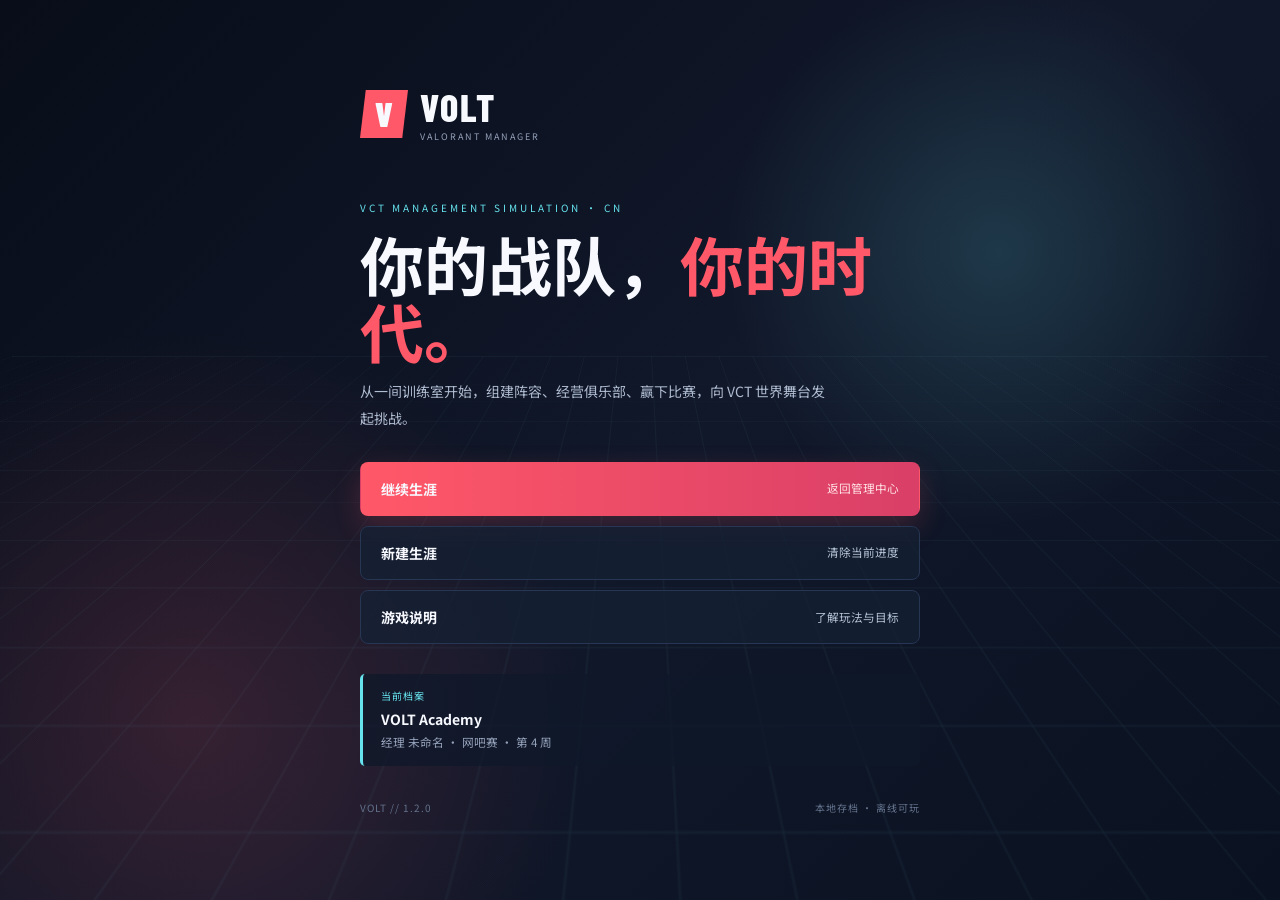
<file: index.html>
<!doctype html>
<html lang="zh-CN">
<head><meta charset="UTF-8"><meta name="viewport" content="width=device-width,initial-scale=1"><meta name="theme-color" content="#080b14"><title>VOLT // 无畏经理人</title><link rel="preconnect" href="https://fonts.googleapis.com" crossorigin><link rel="preconnect" href="https://fonts.gstatic.com" crossorigin><link href="https://fonts.googleapis.com/css2?family=Barlow+Condensed:wght@500;600;700;800&family=Noto+Sans+SC:wght@400;500;700;900&display=swap" rel="stylesheet" media="print" onload="this.media='all'"><noscript><link href="https://fonts.googleapis.com/css2?family=Barlow+Condensed:wght@500;600;700;800&family=Noto+Sans+SC:wght@400;500;700;900&display=swap" rel="stylesheet"></noscript><link rel="stylesheet" href="style.css?v=20260813"></head>
<body><div class="app-shell"><aside class="sidebar"><div class="brand"><div class="brand-mark">V</div><div><b>VOLT</b><span>VALORANT MANAGER</span></div></div><div class="season">VCT 2025 · CN</div><nav id="nav"><button class="active" data-page="dashboard"><i>◈</i> 管理中心</button><button data-page="roster"><i>♙</i> 选手市场</button><button data-page="schedule"><i>◷</i> 赛程与赛事</button><button data-page="tactics"><i>⌁</i> 战术实验室</button><button data-page="club"><i>◇</i> 俱乐部</button><button data-page="academy"><i>✦</i> 青训中心</button><button data-page="finance"><i>◫</i> 财务与赞助</button></nav><div class="side-bottom"><div class="rep"><span>声望等级</span><strong>3</strong><div class="bar"><em></em></div><small>1,240 / 2,000 XP</small></div><div class="user"><div class="avatar">G</div><div><b>经理 Gao</b><small>新秀经理</small></div><span>⚙</span></div></div></aside><main><header><div><span class="eyebrow" id="page-domain">dashboard.volt.gg · MONDAY · WEEK 04</span><h1 id="page-title">管理中心</h1></div><div class="top-actions"><div class="cash">◈ <b id="money">¥ 1,250,000</b><small>运营预算</small></div><button class="icon-btn">⌕</button><button class="notify">♧<sup>3</sup></button></div></header><div id="page" class="content"></div></main></div><div id="toast" class="toast"></div><script src="app.js?v=20260830"></script></body></html>
</file>
<file: style.css>
*{box-sizing:border-box} :root{--bg:#080b14;--panel:#111624;--panel2:#171d2d;--line:#252d40;--text:#f1f3f8;--muted:#8992a8;--red:#ff4655;--cyan:#55d6e8;--yellow:#f6c85f}body{margin:0;background:var(--bg);color:var(--text);font-family:'Noto Sans SC',sans-serif;background-image:linear-gradient(120deg,rgba(255,70,85,.035),transparent 35%),radial-gradient(circle at 80% 10%,#182239 0,transparent 30%)}button{font:inherit;color:inherit;border:0;cursor:pointer}.app-shell{display:flex;min-height:100vh}.sidebar{width:256px;border-right:1px solid var(--line);background:rgba(10,13,23,.92);padding:30px 18px 20px;display:flex;flex-direction:column}.brand{display:flex;gap:12px;align-items:center;padding:0 12px 28px}.brand-mark{width:38px;height:38px;background:var(--red);clip-path:polygon(0 0,100% 0,78% 100%,0 76%);font:800 28px 'Barlow Condensed';display:grid;place-items:center}.brand b{display:block;font:800 26px 'Barlow Condensed';letter-spacing:3px}.brand span{font-size:8px;letter-spacing:1px;color:var(--muted)}.season{font-size:10px;color:var(--red);font-weight:700;letter-spacing:1.2px;padding:0 14px 16px}nav button{display:block;width:100%;text-align:left;background:transparent;color:var(--muted);padding:14px;border-radius:4px;margin:3px 0;font-weight:700;font-size:14px}nav button i{font-style:normal;width:26px;display:inline-block;color:#69738a;font-size:18px}nav button.active,nav button:hover{color:white;background:linear-gradient(90deg,#20283a,transparent)}nav button.active{border-left:2px solid var(--red)}nav button.active i{color:var(--red)}.side-bottom{margin-top:auto}.rep{border-top:1px solid var(--line);padding:18px 12px 20px;color:var(--muted);font-size:11px}.rep strong{float:right;color:white;font-size:20px}.bar{height:5px;background:#252c3b;margin:13px 0 7px}.bar em{display:block;width:62%;height:100%;background:var(--cyan)}.user{border-top:1px solid var(--line);padding:18px 5px 0;display:flex;gap:10px;align-items:center}.avatar{width:34px;height:34px;background:var(--cyan);color:#091018;font-weight:900;display:grid;place-items:center;clip-path:polygon(50% 0,100% 25%,100% 75%,50% 100%,0 75%,0 25%)}.user b{display:block;font-size:12px}.user small{display:block;color:var(--muted);font-size:10px;margin-top:3px}.user>span{margin-left:auto;color:var(--muted)}main{flex:1;max-width:1400px;margin:auto;padding:32px 48px}header{display:flex;justify-content:space-between;align-items:flex-start;margin-bottom:30px}.eyebrow{font:600 11px 'Barlow Condensed';letter-spacing:2px;color:var(--muted)}h1{font-size:29px;margin:5px 0 0;letter-spacing:-1px}.top-actions{display:flex;align-items:center;gap:14px}.cash{border-right:1px solid var(--line);padding-right:20px;color:var(--yellow);font-size:14px}.cash small{display:block;color:var(--muted);font-size:9px;text-align:right;margin-top:3px}.icon-btn,.notify{background:var(--panel);width:40px;height:40px;border:1px solid var(--line);font-size:22px}.notify{position:relative}.notify sup{position:absolute;background:var(--red);font-size:9px;border-radius:10px;padding:2px 5px;top:5px;right:3px}.grid{display:grid;gap:18px}.stats{grid-template-columns:repeat(4,1fr);margin-bottom:26px}.card{background:linear-gradient(135deg,rgba(23,29,45,.98),rgba(15,19,31,.98));border:1px solid var(--line);padding:20px;position:relative;overflow:hidden}.card:after{content:'';position:absolute;width:100px;height:100px;border:1px solid rgba(85,214,232,.08);transform:rotate(35deg);right:-30px;top:-40px}.stat-label{font-size:11px;color:var(--muted)}.stat-value{font:700 28px 'Barlow Condensed';margin:8px 0}.trend{font-size:10px;color:var(--cyan)}.trend.down{color:var(--red)}.columns{grid-template-columns:1.4fr 1fr}.card-head{display:flex;justify-content:space-between;align-items:center;margin-bottom:18px}.card-head h2{font-size:15px;margin:0}.card-head a{font-size:11px;color:var(--cyan);cursor:pointer}.match{display:flex;align-items:center;justify-content:space-between;border-top:1px solid var(--line);padding:16px 0}.match:first-of-type{border:0}.team{display:flex;gap:10px;align-items:center;width:145px}.team.right{justify-content:flex-end;text-align:right}.logo{width:33px;height:33px;background:#283249;display:grid;place-items:center;font:800 15px 'Barlow Condensed';color:var(--cyan)}.team b{font-size:12px;display:block}.team small{color:var(--muted);font-size:9px}.score{text-align:center;font:700 20px 'Barlow Condensed'}.score small{display:block;color:var(--muted);font:10px 'Noto Sans SC';margin-top:2px}.news{padding:12px 0;border-top:1px solid var(--line)}.news:first-of-type{border:0}.tag{font-size:9px;color:var(--red);font-weight:bold}.news b{display:block;font-size:12px;margin:5px 0}.news small{color:var(--muted);font-size:10px}.hero{background:linear-gradient(110deg,#202a42,#141a2a);padding:25px;display:flex;justify-content:space-between;align-items:center;margin-bottom:18px;border-left:3px solid var(--red)}.hero h2{margin:5px 0;font-size:23px}.hero p{color:var(--muted);font-size:12px;margin:8px 0}.btn{background:var(--red);padding:10px 17px;font-weight:700;font-size:12px}.btn.alt{background:#253147}.tabs{display:flex;gap:8px;margin-bottom:18px}.tabs button{background:var(--panel);padding:9px 15px;color:var(--muted);font-size:12px}.tabs button.active{background:var(--red);color:white}.player-grid{grid-template-columns:repeat(3,1fr)}.player{padding:16px}.player-top{display:flex;gap:13px}.portrait{width:54px;height:54px;background:linear-gradient(135deg,#374867,#161d30);display:grid;place-items:center;font:800 24px 'Barlow Condensed';color:#d8e5ff}.player h3{margin:0;font-size:14px}.player small{color:var(--muted);font-size:10px}.role{color:var(--cyan);font-size:10px;margin-top:6px}.player-foot{display:flex;justify-content:space-between;margin-top:16px;padding-top:12px;border-top:1px solid var(--line);font-size:11px}.player-foot span{color:var(--yellow)}.schedule-row{display:grid;grid-template-columns:100px 1fr 140px 90px;align-items:center;border-top:1px solid var(--line);padding:16px 10px;font-size:12px}.schedule-row small,.muted{color:var(--muted)}.badge{padding:4px 8px;background:#24354b;color:var(--cyan);font-size:10px}.wide{grid-column:1/-1}.tactic{display:flex;justify-content:space-between;border-top:1px solid var(--line);padding:15px 0}.tactic b{font-size:13px}.tactic small{display:block;color:var(--muted);font-size:10px;margin-top:4px}.switch{width:38px;height:20px;border-radius:12px;background:#354258;padding:3px}.switch.on{background:var(--cyan)}.switch:after{content:'';display:block;width:14px;height:14px;border-radius:50%;background:white;transition:.2s}.switch.on:after{margin-left:18px}.toast{position:fixed;right:30px;bottom:30px;background:#eafaff;color:#101724;padding:12px 18px;font-size:12px;font-weight:700;transform:translateY(100px);transition:.3s;box-shadow:0 5px 25px #0008}.toast.show{transform:none}@media(max-width:850px){.sidebar{width:65px;padding:20px 8px}.brand{padding:0 5px 25px}.brand>div:last-child,.season,nav button:not(.active)::after,nav button{font-size:0}.brand-mark{margin:auto}.side-bottom{display:none}nav button{text-align:center;padding:14px 0}nav button i{font-size:20px}main{padding:24px 18px}.stats{grid-template-columns:repeat(2,1fr)}.columns,.player-grid{grid-template-columns:1fr}.schedule-row{grid-template-columns:75px 1fr 70px}.schedule-row span:last-child{display:none}}
.inbox-layer{position:fixed;z-index:50;right:28px;top:76px;width:390px;max-width:calc(100vw - 32px);background:#111827;border:1px solid #34405a;box-shadow:0 18px 60px #0009;border-radius:14px;padding:18px;color:#eef2ff}.inbox-head{display:flex;align-items:center;gap:10px;border-bottom:1px solid #29344b;padding-bottom:12px}.inbox-head h2{margin:0;flex:1}.close-inbox{background:none;border:0;color:#9aa7c1;font-size:26px;cursor:pointer}.inbox-count{font-size:12px;color:#9aa7c1;padding:12px 0}.message-item{width:100%;display:flex;text-align:left;gap:10px;padding:12px 4px;background:none;border:0;border-bottom:1px solid #202b40;color:#eef2ff;cursor:pointer}.message-item:hover{background:#19233a}.message-item.read{opacity:.55}.message-dot{width:7px;height:7px;background:#ef465f;border-radius:50%;margin-top:6px;flex:none}.message-item.read .message-dot{background:#58657e}.message-item div{display:grid;gap:4px}.message-item small,.message-item em{color:#9aa7c1;font-style:normal;font-size:12px}.message-item b{font-size:14px}
.match-layer{width:520px;right:50%;top:50%;transform:translate(50%,-50%);max-height:90vh;overflow:auto}.match-scoreboard{display:flex;justify-content:space-between;align-items:center;padding:24px 8px;font-size:14px}.match-scoreboard strong{font-size:34px;color:#ff4655}
.portrait.mini{width:32px;height:32px;font-size:14px;display:flex;align-items:center;justify-content:center;flex:none}
.portrait.mini{width:32px;height:32px;font-size:14px;display:flex;align-items:center;justify-content:center;flex:none}
.portrait.mini{width:32px;height:32px;font-size:14px;display:flex;align-items:center;justify-content:center;flex:none}
.player{position:relative}.potential{margin-left:auto;color:#ffd166;font-weight:900;font-size:18px}.player-data{display:grid;grid-template-columns:repeat(4,1fr);gap:7px;margin:14px 0;padding:10px 0;border-top:1px solid #29344b;border-bottom:1px solid #29344b}.player-data span{font-size:10px;color:#8f9bb5}.player-data b{display:block;color:#eaf0ff;font-size:13px;margin-top:2px}.player-foot{display:flex;align-items:center;justify-content:space-between}
.event-tabs{display:flex;gap:8px;margin:18px 0}.event-tabs button{background:#151d2d;border:1px solid #2d3a55;color:#9eabc4;padding:10px 18px;border-radius:6px;cursor:pointer}.event-tabs button.active{background:#ff4655;color:#fff;border-color:#ff4655}.event-meta,.stand-head,.stand-row{display:grid;grid-template-columns:repeat(4,1fr);gap:12px;padding:12px 0;color:#9eabc4}.stand-head{font-size:11px;border-bottom:1px solid #2d3a55}.stand-row{grid-template-columns:2fr 1fr 1fr;border-bottom:1px solid #202b40;color:#eaf0ff}.stand-row strong{color:#ffcc66}.bracket{grid-template-columns:1fr 1fr}.bracket-match{padding:18px 12px;margin:12px 0;background:#101827;border-left:3px solid #ff4655;display:flex;justify-content:space-between;gap:12px}
.event-tabs{display:flex;gap:8px;margin:18px 0}.event-tabs button{background:#151d2d;border:1px solid #2d3a55;color:#9eabc4;padding:10px 18px;border-radius:6px;cursor:pointer}.event-tabs button.active{background:#ff4655;color:#fff;border-color:#ff4655}.event-meta,.stand-head,.stand-row{display:grid;grid-template-columns:repeat(4,1fr);gap:12px;padding:12px 0;color:#9eabc4}.stand-head{font-size:11px;border-bottom:1px solid #2d3a55}.stand-row{grid-template-columns:2fr 1fr 1fr;border-bottom:1px solid #202b40;color:#eaf0ff}.stand-row strong{color:#ffcc66}.bracket{grid-template-columns:1fr 1fr}.bracket-match{padding:18px 12px;margin:12px 0;background:#101827;border-left:3px solid #ff4655;display:flex;justify-content:space-between;gap:12px}
.global-events{border-color:rgba(255,185,72,.35)}
.global-fixture{border-left:2px solid #ffb848}
.global-fixture em{color:#ffcf78}
.event-meta{display:flex;gap:12px;flex-wrap:wrap;margin:10px 0 16px;color:#9aa6b8;font-size:12px}
.grid-3{display:grid;grid-template-columns:repeat(3,1fr);gap:12px;margin:12px 0}.grid-3>div,.sponsor-list>div{padding:14px;background:#101821;border:1px solid #263746;border-radius:8px}.facility-mini{display:flex;gap:12px;flex-wrap:wrap;margin-top:14px}.facility-mini>span{padding:10px 12px;background:#111c26;border-radius:6px}.sponsor-list{display:grid;grid-template-columns:repeat(3,1fr);gap:12px}.sponsor-list small{display:block;color:#9aa6b8;margin:8px 0}@media(max-width:700px){.grid-3,.sponsor-list{grid-template-columns:1fr}}
.economy-bar{display:flex;align-items:center;gap:14px;flex-wrap:wrap;margin-top:16px;padding:12px;background:#111c26;border-radius:8px}.economy-bar input{accent-color:#ffb848;flex:1;min-width:160px}.economy-bar label{color:#d8e0ea}
.match-detail{margin-top:14px;padding-top:14px;border-top:1px solid #2a3b4c}.detail-grid{display:grid;grid-template-columns:repeat(4,1fr);gap:10px}.detail-grid>div{padding:11px;background:#101a24;border:1px solid #2a3b4c;border-radius:7px}.detail-grid small,.detail-grid span{display:block;color:#8d9aaa;font-size:11px}.detail-grid b{display:block;margin:6px 0;color:#f4f7fb}.match-actions,.round-stats{display:flex;align-items:center;gap:12px;flex-wrap:wrap;margin-top:12px}.round-stats span{padding:6px 10px;background:#111c26;border-radius:5px;color:#bdc8d4}@media(max-width:700px){.detail-grid{grid-template-columns:repeat(2,1fr)}}
.coaching-dept{border-color:rgba(110,180,255,.35)}.coach-grid{display:grid;grid-template-columns:repeat(3,1fr);gap:12px;margin:14px 0}.coach-card{display:flex;flex-direction:column;gap:7px;padding:14px;background:#101a24;border:1px solid #2b455c;border-radius:8px}.coach-card strong{color:#f3f7fb;font-size:16px}.coach-card small{color:#9baabd;font-size:12px}.coach-plans{display:flex;gap:10px;align-items:center;flex-wrap:wrap;padding-top:12px;border-top:1px solid #263746}.btn.danger{background:#3b2028;color:#ffb4bf}@media(max-width:700px){.coach-grid{grid-template-columns:1fr}}
.bp-state{display:grid;grid-template-columns:1fr 1fr;gap:12px;margin:12px 0}.bp-state>div{padding:12px;background:#111c26;border-radius:7px}.bp-state b,.bp-state span{display:block}.bp-state span{color:#ffbf63;margin-top:5px}.map-grid{display:flex;gap:8px;flex-wrap:wrap;margin:12px 0}.map-btn{padding:10px 14px;background:#182534;color:#e7edf5;border:1px solid #36506a;border-radius:6px;cursor:pointer}.map-btn:hover{border-color:#ffb848}.map-btn small{display:block;color:#9aa6b8;margin-top:3px}.skill-bars{display:grid;gap:9px;margin:12px 0}.skill-bars>div{display:grid;grid-template-columns:80px 1fr 35px;gap:10px;align-items:center}.skill-bars i{height:8px;background:#263746;border-radius:8px;overflow:hidden}.skill-bars em{display:block;height:100%;background:linear-gradient(90deg,#ff9e45,#ffd36b)}.training-actions{display:flex;gap:8px;flex-wrap:wrap}@media(max-width:700px){.bp-state{grid-template-columns:1fr}}
/* Guided dashboard hierarchy */
.guide-next{border:1px solid rgba(255,70,85,.55);background:linear-gradient(110deg,#2a2230,#171d2c);margin-bottom:18px}.guide-next-label{font-size:11px;color:var(--red);font-weight:800;letter-spacing:1.5px;text-transform:uppercase;margin-bottom:12px}.guide-next-main{display:flex;align-items:center;gap:16px}.guide-next-main h2{margin:0 0 5px;font-size:20px}.guide-next-main p{margin:0;color:var(--muted);font-size:12px}.guide-next-main>div:nth-child(2){flex:1}.guide-number{width:42px;height:42px;background:var(--red);display:grid;place-items:center;font:800 25px 'Barlow Condensed';clip-path:polygon(12% 0,100% 0,88% 100%,0 100%)}.guide-flow{background:#101725;border:1px solid var(--line);padding:16px 20px;margin-bottom:18px}.guide-flow-title{font-size:11px;color:var(--muted);margin-bottom:12px}.guide-flow-steps{display:grid;grid-template-columns:repeat(4,1fr);gap:8px}.guide-flow-steps div{padding:10px;background:#1b2434;color:var(--muted);font-size:11px;border-left:2px solid #354258}.guide-flow-steps .done{color:var(--cyan);border-left-color:var(--cyan)}.guide-small-value{font-size:21px}.guide-help{margin-top:18px}.guide-links{display:flex;gap:10px;flex-wrap:wrap}.guide-links button{background:#202c40;color:#cbd5e5;padding:10px 15px;font-size:12px;border:1px solid #354258}.guide-links button:hover{border-color:var(--cyan);color:white}@media(max-width:700px){.guide-next-main{align-items:flex-start;flex-wrap:wrap}.guide-next-main .btn{margin-left:58px}.guide-flow-steps{grid-template-columns:1fr 1fr}}.weekly-objective{margin-bottom:18px;border-color:rgba(85,214,232,.3)}.objective-choices{display:grid;grid-template-columns:repeat(3,1fr);gap:10px}.objective-choices button{background:#182337;border:1px solid #30415a;text-align:left;padding:14px;min-height:76px}.objective-choices button:hover{border-color:var(--cyan);background:#202e45}.objective-choices b,.objective-choices small{display:block}.objective-choices b{font-size:13px}.objective-choices small{color:var(--muted);font-size:10px;margin-top:8px}.objective-current{display:flex;justify-content:space-between;align-items:center;gap:15px}.objective-current b,.objective-current small{display:block}.objective-current small{color:var(--muted);font-size:11px;margin-top:5px}.objective-current strong{font:700 22px 'Barlow Condensed';color:var(--cyan);white-space:nowrap}.objective-bar{margin:15px 0;height:8px}.objective-bar em{background:linear-gradient(90deg,var(--cyan),#9effe9)}@media(max-width:700px){.objective-choices{grid-template-columns:1fr}.objective-current{align-items:flex-start;flex-direction:column}.objective-current strong{align-self:flex-end}}.club-event{border-color:rgba(255,185,72,.4);margin-bottom:18px}.club-event h3{margin:8px 0 5px;font-size:18px}.event-choices{display:grid;grid-template-columns:1fr 1fr;gap:10px;margin-top:15px}.event-choices button{padding:14px;text-align:left;background:#1c2838;border:1px solid #3b4c62}.event-choices button:hover{border-color:#ffb848;background:#29374a}.event-choices b,.event-choices small,.event-result small{display:block}.event-choices small,.event-result small{color:var(--muted);font-size:10px;margin-top:6px}.event-result{padding:14px;background:#192737;border-left:3px solid var(--cyan);font-size:13px}.milestone-panel{margin-bottom:18px}.milestone-row{display:flex;align-items:center;gap:14px;padding:12px 0;border-top:1px solid var(--line)}.milestone-row>div{flex:1}.milestone-row b,.milestone-row small{display:block}.milestone-row small{color:var(--muted);font-size:10px;margin-top:4px}.milestone-row>span{font-size:11px;color:var(--yellow)}.milestone-row.claimed>span{color:var(--cyan)}@media(max-width:700px){.event-choices{grid-template-columns:1fr}.milestone-row{align-items:flex-start;flex-wrap:wrap}.milestone-row .btn{margin-left:auto}}/* VOLT UI refresh: clearer hierarchy, softer surfaces, stronger action focus. */
:root{--bg:#0b1020;--panel:#121a2b;--panel2:#182238;--line:#263653;--text:#f7f9ff;--muted:#94a1ba;--red:#ff5868;--cyan:#67e3ee;--yellow:#ffd166;--green:#72e2a1;--shadow:0 18px 55px rgba(0,0,0,.22)}
body{background-color:var(--bg);background-image:radial-gradient(circle at 72% -10%,rgba(91,135,255,.18),transparent 32%),linear-gradient(135deg,rgba(255,88,104,.045),transparent 28%);font-size:14px}
.app-shell{min-height:100vh}.sidebar{width:276px;padding:28px 16px 22px;background:rgba(9,14,27,.88);border-right:1px solid rgba(105,135,190,.18);backdrop-filter:blur(18px)}
.brand{padding:0 14px 22px}.brand-mark{width:42px;height:42px;box-shadow:0 8px 24px rgba(255,88,104,.3)}.brand b{font-size:29px}.brand span{font-size:9px;color:#9ba9c4}.season{margin:0 10px 16px;padding:9px 11px;background:rgba(255,88,104,.08);border:1px solid rgba(255,88,104,.18);border-radius:8px;font-size:10px}
nav{display:grid;gap:4px}nav button{padding:13px 14px;border-radius:9px;margin:0;font-size:13px;transition:.18s ease}nav button:hover{background:rgba(105,135,190,.12);transform:translateX(2px)}nav button.active{background:linear-gradient(90deg,rgba(255,88,104,.19),rgba(255,88,104,.035));border-left:3px solid var(--red);padding-left:11px;box-shadow:inset 0 0 22px rgba(255,88,104,.04)}nav button i{color:#8290aa}nav button.active i{color:var(--red)}
.rep{margin:20px 10px 0;padding:16px 0 18px}.user{padding:16px 10px 0}.avatar{box-shadow:0 0 0 4px rgba(103,227,238,.1)}
main{max-width:1500px;padding:36px 58px}header{margin-bottom:28px;align-items:center}.eyebrow{font-size:10px;color:#7e8eab;letter-spacing:2.2px}h1{font-size:34px;line-height:1.1;margin-top:8px}.cash{padding:11px 20px;background:rgba(255,209,102,.07);border:1px solid rgba(255,209,102,.16);border-radius:10px;border-right:1px solid rgba(255,209,102,.16)}.icon-btn,.notify{border-radius:10px;background:rgba(22,32,52,.86);border-color:var(--line);transition:.18s}.icon-btn:hover,.notify:hover{border-color:var(--cyan);color:var(--cyan)}
.content{animation:pageIn .25s ease-out}@keyframes pageIn{from{opacity:0;transform:translateY(5px)}to{opacity:1;transform:none}}
.hero{border-radius:14px;padding:28px 30px;margin-bottom:20px;border-left:4px solid var(--red);box-shadow:var(--shadow);background:linear-gradient(115deg,rgba(43,55,91,.96),rgba(19,27,46,.96))}.hero h2{font-size:27px;margin:8px 0}.hero p{font-size:13px}.btn{border-radius:8px;padding:11px 18px;box-shadow:0 7px 18px rgba(255,88,104,.16);transition:.18s}.btn:hover{filter:brightness(1.1);transform:translateY(-1px)}.btn.alt{background:#253650;box-shadow:none}.card{border-radius:12px;padding:22px;background:linear-gradient(145deg,rgba(23,34,56,.92),rgba(15,23,40,.94));border-color:rgba(109,140,194,.2);box-shadow:0 8px 30px rgba(0,0,0,.12)}.card:after{opacity:.65}.card-head{margin-bottom:20px}.card-head h2{font-size:16px}.stats{gap:14px;margin-bottom:22px}.stat-value{font-size:31px}.stat-label{letter-spacing:.3px}.columns{gap:16px}.match{padding:18px 0}.news{padding:14px 0}.badge{border-radius:5px;padding:5px 9px;background:rgba(103,227,238,.1);border:1px solid rgba(103,227,238,.16)}.tag{letter-spacing:.7px}.tactic{padding:16px 0}.switch{cursor:pointer}.guide-next{box-shadow:0 12px 38px rgba(255,88,104,.12)}.guide-flow,.weekly-objective,.club-event,.milestone-panel{border-radius:12px}.guide-links button,.objective-choices button,.event-choices button{border-radius:8px;transition:.18s}.guide-links button:hover,.objective-choices button:hover,.event-choices button:hover{transform:translateY(-1px)}
.search{background:#0e1728!important;color:var(--text);border:1px solid var(--line);border-radius:8px;padding:10px 12px;outline:none}.search:focus{border-color:var(--cyan);box-shadow:0 0 0 3px rgba(103,227,238,.1)}.schedule-row{padding:17px 12px;border-color:rgba(109,140,194,.16)}.player{transition:.18s}.player:hover{transform:translateY(-3px);border-color:rgba(103,227,238,.42);box-shadow:var(--shadow)}.toast{right:32px;bottom:28px;border-radius:9px;background:#effcff;color:#101827}
@media(max-width:850px){.sidebar{width:76px}.brand{padding-left:0;padding-right:0}.brand-mark{width:40px;height:40px}.season,nav button:not(.active)::after,.side-bottom{display:none}nav button{font-size:0;text-align:center;padding:14px 0}nav button i{font-size:21px}nav button.active{padding-left:0}main{padding:24px 20px}header{margin-bottom:22px}.top-actions .cash{display:none}}
@media(max-width:560px){main{padding:20px 14px}header{align-items:flex-start}h1{font-size:27px}.hero{padding:22px 20px}.hero>div{max-width:100%}.hero .btn{margin-top:15px}.guide-next-main .btn{width:100%;margin-left:0}.grid.stats{grid-template-columns:1fr 1fr}.card{padding:18px}.top-actions{gap:7px}}
.clean-nav-note{font-size:10px;color:var(--muted);padding:12px 14px;border-top:1px solid var(--line)}.club-event,.milestone-panel{scroll-margin-top:20px}.cleaned-empty{padding:20px;text-align:center;color:var(--muted)}.progression-market-note{margin:12px 0;padding:11px 14px;border-left:3px solid var(--yellow);background:rgba(255,209,102,.07);color:var(--muted);font-size:12px}.progression-card{border-left:3px solid var(--cyan)}.progression-market-note{line-height:1.7}.player .player-top h3{letter-spacing:.2px}.player .role{font-size:10px;color:var(--cyan)}.transfer-price{color:var(--yellow);font-weight:700}.progression-card{border-left:3px solid var(--cyan)}
.random-incident{border-left:3px solid #ffb948}.random-incident h3{margin:10px 0 6px;color:var(--text)}
.user{cursor:pointer}.user .profile-settings{margin-left:auto;border:0;background:transparent;color:var(--muted);font-size:18px;cursor:pointer;padding:6px}.user .profile-settings:hover{color:var(--cyan)}.settings-overlay{position:fixed;inset:0;background:rgba(3,6,14,.76);backdrop-filter:blur(5px);display:flex;align-items:center;justify-content:center;padding:20px;z-index:1000}.settings-modal{width:min(440px,100%);box-shadow:0 24px 80px rgba(0,0,0,.45)}.settings-modal label{display:block;margin:14px 0 6px;color:var(--muted);font-size:13px}.settings-modal input{display:block;width:100%;box-sizing:border-box;margin-top:6px;padding:11px 12px;border:1px solid rgba(255,255,255,.12);border-radius:8px;background:#101624;color:var(--text)}.settings-actions{display:flex;justify-content:flex-end;gap:8px;margin-top:20px}
.coach-effects{display:flex;gap:10px;flex-wrap:wrap;margin:14px 0}.coach-effects span{padding:7px 10px;border-radius:6px;background:rgba(85,214,232,.08);color:var(--cyan);font-size:12px}.coach-card-top{display:flex;justify-content:space-between;align-items:center}.team-data-grid{display:grid;grid-template-columns:repeat(4,1fr);gap:10px;margin:14px 0}.team-data-grid>div{padding:14px;background:rgba(255,255,255,.035);border-radius:8px}.team-data-grid small,.team-data-grid strong{display:block}.team-data-grid strong{font-size:26px;margin-top:6px;color:var(--cyan)}.player-summary-row{display:grid;grid-template-columns:2fr repeat(3,1fr);gap:12px;align-items:center;padding:11px 0;border-top:1px solid rgba(255,255,255,.07)}.player-summary-row small{display:block;color:var(--muted);margin-top:4px}@media(max-width:700px){.team-data-grid{grid-template-columns:repeat(2,1fr)}.player-summary-row{grid-template-columns:1fr 1fr}.player-summary-row span:nth-last-child(-n+2){font-size:12px}}
/* Layout refinement: clearer hierarchy, denser desktop cards and safer mobile spacing. */
:root{--content-max:1480px}
main{min-width:0;overflow:hidden}.content{width:100%;max-width:var(--content-max);box-sizing:border-box;margin:0 auto;padding-bottom:48px}.content>.hero{min-height:126px;box-sizing:border-box}.card{border-radius:10px;box-shadow:0 8px 24px rgba(0,0,0,.12)}.card-head{gap:14px}.card-head h2{letter-spacing:.02em}.hero .btn{flex:none}.stats{gap:14px}.stats .card{min-width:0}.columns{align-items:start}.player-grid{grid-template-columns:repeat(4,minmax(0,1fr));gap:14px}.player.card{min-width:0;padding:16px}.player-top{display:flex;gap:12px;min-height:58px}.player-top>div:last-child{min-width:0}.player-top h3{white-space:nowrap;overflow:hidden;text-overflow:ellipsis}.player-foot{gap:10px;align-items:center}.player-foot>span{min-width:0;line-height:1.45}.player-foot .btn{white-space:nowrap;padding:8px 10px}.coach-grid{grid-template-columns:repeat(3,minmax(0,1fr));align-items:stretch}.coach-card{min-width:0}.coach-plans{display:flex;align-items:center;gap:10px;flex-wrap:wrap;padding-top:14px;border-top:1px solid var(--line)}.coach-plans b{width:100%}.coach-plans .muted{margin-left:auto}.team-data-grid{grid-template-columns:repeat(4,minmax(0,1fr))}.player-stat-panel{border-radius:8px;margin:12px 0;padding:14px;background:rgba(10,16,27,.52);border:1px solid rgba(255,255,255,.08)}.player-stat-head{gap:14px}.player-summary-row{min-width:0}.player-summary-row>div{min-width:0}.player-summary-row b,.player-summary-row small{white-space:nowrap;overflow:hidden;text-overflow:ellipsis}.detailed-training-panel,.training-player-row{min-width:0}.training-player-row{display:flex;gap:14px;align-items:center;justify-content:space-between}.training-player-row>div:first-child{min-width:150px}.training-actions{display:flex;justify-content:flex-end;gap:6px;flex-wrap:wrap}.tabs{align-items:center;flex-wrap:wrap}.tabs .search{flex:1 1 240px;min-width:180px}.schedule-row{gap:12px}.event-meta{flex-wrap:wrap}.event-meta span{min-width:0}.settings-modal{border-radius:12px}
@media(max-width:1200px){.player-grid{grid-template-columns:repeat(3,minmax(0,1fr))}.content{padding-left:4px;padding-right:4px}.stats{grid-template-columns:repeat(2,minmax(0,1fr))}}
@media(max-width:860px){.app-shell{display:block}.sidebar{width:auto;height:auto;min-height:0;padding:12px 14px;position:sticky;top:0;z-index:50;border-right:0;border-bottom:1px solid var(--line)}.sidebar .brand{display:none}.sidebar .season{display:none}.sidebar nav{display:flex;gap:6px;overflow-x:auto;padding:2px 0 8px}.sidebar nav button{white-space:nowrap;flex:none;padding:9px 11px}.side-bottom{display:none}main{width:100%}header{padding:18px 16px 0;margin-bottom:18px}.content{padding:0 16px 36px}.hero{padding:20px;align-items:flex-start;gap:16px}.hero .btn{align-self:center}.columns{grid-template-columns:1fr}.player-grid{grid-template-columns:repeat(2,minmax(0,1fr))}.coach-grid{grid-template-columns:1fr 1fr}.team-data-grid{grid-template-columns:repeat(2,minmax(0,1fr))}}
@media(max-width:560px){header{padding:14px 12px 0}header h1{font-size:22px}.top-actions .icon-btn,.top-actions .notify{display:none}.cash{font-size:12px}.content{padding:0 12px 28px}.content>.hero{display:block;min-height:0}.hero h2{font-size:21px}.hero .btn{margin-top:12px;width:100%}.stats{grid-template-columns:1fr;gap:10px}.card{padding:15px}.player-grid{grid-template-columns:1fr}.player.card{padding:14px}.coach-grid{grid-template-columns:1fr}.coach-effects{gap:6px}.coach-effects span{font-size:11px}.coach-plans{display:grid;grid-template-columns:1fr}.coach-plans .muted{margin-left:0}.team-data-grid{gap:8px}.team-data-grid>div{padding:11px}.team-data-grid strong{font-size:22px}.player-summary-row{grid-template-columns:1fr 1fr;gap:8px}.player-summary-row span{font-size:12px}.training-player-row{display:block}.training-actions{justify-content:flex-start;margin-top:10px}.training-actions .btn{flex:1 1 calc(50% - 6px)}.schedule-row{grid-template-columns:62px 1fr 60px!important;padding:12px 4px;font-size:11px}.event-choices{grid-template-columns:1fr}.tabs button{padding:8px 10px}.event-meta{display:grid;grid-template-columns:1fr 1fr}.settings-overlay{padding:12px}.settings-modal{max-height:90vh;overflow:auto}}
.inbox-layer{position:fixed;top:72px;right:24px;width:min(430px,calc(100vw - 32px));max-height:min(650px,calc(100vh - 96px));overflow:auto;z-index:900;background:#111827;border:1px solid #30405b;border-radius:12px;box-shadow:0 20px 60px rgba(0,0,0,.45)}.inbox-head{position:sticky;top:0;z-index:1;display:flex;align-items:center;gap:8px;padding:16px;background:#172237;border-bottom:1px solid var(--line)}.inbox-head h2{margin:0 0 0 2px;font-size:17px;flex:1}.inbox-count{padding:11px 16px;color:var(--muted);font-size:12px}.inbox-list{padding:0 10px 10px}.message-item{width:100%;display:flex;gap:10px;text-align:left;padding:12px 9px;background:transparent;border:0;border-top:1px solid rgba(255,255,255,.07);color:var(--text);cursor:pointer}.message-item:hover{background:rgba(85,214,232,.06)}.message-item>div{display:grid;gap:4px;min-width:0}.message-item b,.message-item small,.message-item em{overflow:hidden;text-overflow:ellipsis}.message-item small{color:#b5c0d2;white-space:normal;line-height:1.45}.message-item em{color:var(--muted);font-size:11px;font-style:normal}.message-dot{width:7px;height:7px;flex:none;margin-top:6px;border-radius:50%;background:var(--red)}.message-item.read .message-dot{background:#536075}.message-item.read b,.message-item.read small{color:#8490a5}.close-inbox{border:0;background:transparent;color:var(--muted);font-size:22px;cursor:pointer;padding:0 4px}.notify{position:relative}.notify sup{position:absolute;top:-5px;right:-5px;min-width:16px;height:16px;padding:0 3px;border-radius:9px;background:var(--red);color:white;font-size:10px;line-height:16px;text-align:center}@media(max-width:560px){.inbox-layer{top:62px;right:12px;width:calc(100vw - 24px);max-height:calc(100vh - 76px)}}
.story-auto-panel{margin-top:18px}.story-current{padding:18px;background:linear-gradient(135deg,rgba(255,70,85,.12),rgba(85,214,232,.06));border-left:3px solid var(--red);border-radius:6px}.story-current p{margin:10px 0 0;line-height:1.8;color:#dce5f5}.story-timeline{display:grid;grid-template-columns:repeat(4,1fr);gap:10px;margin-top:12px}.story-timeline>div{padding:12px;background:rgba(8,14,24,.55);border:1px solid var(--line);border-radius:6px}.story-timeline b,.story-timeline small{display:block}.story-timeline b{font-size:12px}.story-timeline small{margin-top:6px;color:var(--muted);line-height:1.5}@media(max-width:860px){.story-timeline{grid-template-columns:repeat(2,1fr)}}@media(max-width:560px){.story-timeline{grid-template-columns:1fr}}
.content-expansion-grid{margin-top:18px}.content-goal-row{display:grid;grid-template-columns:1fr 42px;gap:7px;align-items:center;padding:12px 0;border-top:1px solid var(--line)}.content-goal-row .bar{grid-column:1/-1}.content-goal-row span{font-size:12px}.content-goal-row b{text-align:right;color:var(--cyan)}.content-rival{display:flex;justify-content:space-between;align-items:center;gap:10px;padding:13px 0;border-top:1px solid var(--line)}.content-rival>div{min-width:0}.content-rival b,.content-rival small{display:block}.content-rival small{color:var(--muted);margin-top:4px}.content-rival .badge{white-space:nowrap}@media(max-width:560px){.content-expansion-grid{display:grid;grid-template-columns:1fr}.content-goal-row{padding:10px 0}}
.player-data-guide{margin-top:18px}.data-guide-grid{display:grid;grid-template-columns:repeat(4,1fr);gap:10px;margin-top:14px}.data-guide-item{padding:14px;border:1px solid var(--line);border-radius:6px;background:rgba(8,14,24,.42)}.data-guide-item b,.data-guide-item small{display:block}.data-guide-item b{color:var(--cyan);font-size:13px}.data-guide-item small{color:var(--muted);line-height:1.65;margin-top:7px}.data-guide-tip{display:flex;gap:12px;flex-wrap:wrap;align-items:baseline;margin-top:14px;padding:13px 15px;border-left:3px solid var(--cyan);background:rgba(69,211,230,.06)}.data-guide-tip b{white-space:nowrap}.data-guide-tip span{color:var(--muted);line-height:1.6}@media(max-width:950px){.data-guide-grid{grid-template-columns:repeat(2,1fr)}}@media(max-width:560px){.data-guide-grid{grid-template-columns:1fr}.data-guide-tip{display:block}.data-guide-tip span{display:block;margin-top:6px}}
.facility-grid{display:grid;grid-template-columns:repeat(3,1fr);gap:12px;margin-top:14px}.facility{padding:15px;border:1px solid var(--line);border-radius:7px;background:rgba(8,14,24,.42)}.facility-head{display:flex;justify-content:space-between;gap:8px}.facility-head span{color:var(--cyan);font-size:12px}.facility small{display:block;color:var(--muted);line-height:1.5;min-height:38px;margin:9px 0}.facility-bar{height:5px;background:var(--line);border-radius:9px;margin-bottom:12px;overflow:hidden}.facility-bar i{display:block;height:100%;background:linear-gradient(90deg,var(--red),var(--cyan))}.facility .btn{width:100%}.expansion2-grid{margin-top:18px}.milestone{padding:12px 0;border-top:1px solid var(--line)}.milestone b,.milestone small{display:block}.milestone small{color:var(--muted);line-height:1.5;margin-top:4px}@media(max-width:800px){.facility-grid{grid-template-columns:1fr 1fr}}@media(max-width:560px){.facility-grid{grid-template-columns:1fr}}
/* Runtime performance: isolate large page sections and reduce paint cost. */
.content{contain:layout style paint;content-visibility:auto;contain-intrinsic-size:900px 700px}.card,.player-card,.facility{contain:layout paint}.sidebar,header{contain:layout paint}.toast{will-change:transform,opacity}
.weekly-expansion,.club-decision{margin-top:18px}.contract-progress{height:6px;background:var(--line);border-radius:8px;overflow:hidden;margin:12px 0}.contract-progress i{display:block;height:100%;background:linear-gradient(90deg,var(--red),var(--cyan));transition:width .25s ease}.decision-btn{margin:4px 8px 4px 0}@media(max-width:560px){.decision-btn{width:100%;margin:4px 0}}
.match-buy,.match-coach{display:flex;flex-wrap:wrap;gap:8px;align-items:center;padding:12px 0;border-bottom:1px solid var(--line)}.match-buy>b,.match-coach>b{width:100%;color:var(--cyan)}.match-buy small,.match-coach small{width:100%;color:var(--muted)}
.story-campaign{margin-top:18px}.story-choice{padding:16px;border:1px solid color-mix(in srgb,var(--cyan) 35%,var(--line));background:linear-gradient(135deg,rgba(0,229,255,.05),rgba(255,70,85,.04));border-radius:10px}.story-choice p{line-height:1.8}.story-choice .btn{margin:4px 8px 4px 0}.story-history{display:grid;gap:8px;margin-top:16px}.story-history>div{padding:10px 12px;border-left:2px solid var(--red);background:rgba(255,255,255,.025)}.story-history b,.story-history small{display:block}.story-history small{color:var(--muted);margin-top:4px}
body.menu-open{overflow:hidden}#volt-main-menu{position:fixed;inset:0;z-index:9999;display:grid;place-items:center;overflow:hidden;background:#080d19;color:var(--text)}.main-menu-bg{position:absolute;inset:0;background:radial-gradient(circle at 78% 28%,rgba(103,227,238,.16),transparent 23%),radial-gradient(circle at 15% 80%,rgba(255,88,104,.16),transparent 30%),linear-gradient(135deg,#080d19 0%,#11182a 52%,#0a1120 100%)}.main-menu-grid{position:absolute;inset:-20%;opacity:.24;background-image:linear-gradient(rgba(103,227,238,.16) 1px,transparent 1px),linear-gradient(90deg,rgba(103,227,238,.16) 1px,transparent 1px);background-size:48px 48px;transform:perspective(500px) rotateX(58deg) translateY(30%)}.main-menu-content{position:relative;width:min(560px,calc(100% - 36px));padding:42px 0}.main-menu-brand{display:flex;align-items:center;gap:12px}.main-menu-mark{display:grid;place-items:center;width:48px;height:48px;background:var(--red);font:900 34px 'Barlow Condensed';clip-path:polygon(12% 0,100% 0,88% 100%,0 100%);box-shadow:0 0 32px rgba(255,88,104,.35)}.main-menu-brand b{display:block;font:800 38px 'Barlow Condensed';letter-spacing:2px}.main-menu-brand small{display:block;color:var(--muted);font-size:9px;letter-spacing:2px}.main-menu-kicker{margin-top:58px;color:var(--cyan);font-size:10px;letter-spacing:3px}.main-menu-content h2{font-size:clamp(38px,7vw,64px);line-height:1.05;margin:14px 0}.main-menu-content h2 em{color:var(--red);font-style:normal}.main-menu-lead{max-width:470px;color:#aebbd0;line-height:1.9;font-size:14px}.main-menu-actions{display:grid;gap:10px;margin:30px 0}.main-menu-btn{display:flex;justify-content:space-between;align-items:center;padding:16px 20px;border:1px solid var(--line);border-radius:8px;background:rgba(21,32,52,.78);color:var(--text);font-weight:700;text-align:left;cursor:pointer;transition:.2s}.main-menu-btn:hover{transform:translateX(5px);border-color:var(--cyan);background:rgba(42,59,87,.9)}.main-menu-btn.primary{background:linear-gradient(90deg,var(--red),#d93f67);border-color:transparent;box-shadow:0 10px 28px rgba(255,88,104,.2)}.main-menu-btn small{color:#b4c1d4;font-weight:400}.main-menu-btn.primary small{color:#ffe2e6}.main-menu-profile{padding:15px 18px;background:rgba(15,24,42,.75);border-left:3px solid var(--cyan);border-radius:5px}.main-menu-profile span,.main-menu-profile b,.main-menu-profile small{display:block}.main-menu-profile span{font-size:10px;color:var(--cyan);letter-spacing:1px}.main-menu-profile b{margin:5px 0}.main-menu-profile small{color:var(--muted)}.main-menu-footer{display:flex;justify-content:space-between;margin-top:35px;color:#63728c;font-size:10px;letter-spacing:1px}@media(max-width:600px){.main-menu-content{padding:25px 0}.main-menu-kicker{margin-top:38px}.main-menu-content h2{font-size:42px}.main-menu-footer{margin-top:24px}}
.story-cinematic{position:relative;min-height:calc(100vh - 110px);margin:-16px -20px -30px;padding:clamp(28px,6vw,86px) clamp(22px,7vw,100px);display:grid;grid-template-columns:minmax(250px,.82fr) minmax(320px,1.18fr);gap:clamp(28px,7vw,100px);align-items:center;overflow:hidden;background:radial-gradient(circle at 20% 40%,rgba(255,88,104,.16),transparent 26%),radial-gradient(circle at 78% 20%,rgba(103,227,238,.12),transparent 28%),linear-gradient(125deg,#0a1020,#11182a 52%,#080d18);border:1px solid rgba(108,145,210,.18);box-shadow:var(--shadow)}.story-cinematic:before{content:'';position:absolute;inset:0;background:linear-gradient(90deg,transparent 49.8%,rgba(103,227,238,.1) 50%,transparent 50.2%),linear-gradient(0deg,transparent 49.8%,rgba(103,227,238,.07) 50%,transparent 50.2%);background-size:80px 80px;opacity:.3}.story-noise,.story-scanline{position:absolute;inset:0;pointer-events:none}.story-noise{opacity:.07;background-image:url("data:image/svg+xml,%3Csvg viewBox='0 0 180 180' xmlns='http://www.w3.org/2000/svg'%3E%3Cfilter id='n'%3E%3CfeTurbulence type='fractalNoise' baseFrequency='.85' numOctaves='3' stitchTiles='stitch'/%3E%3C/filter%3E%3Crect width='100%25' height='100%25' filter='url(%23n)' opacity='.8'/%3E%3C/svg%3E")}.story-scanline{background:repeating-linear-gradient(0deg,transparent 0 3px,rgba(255,255,255,.025) 4px);mix-blend-mode:screen}.story-visual{position:relative;height:clamp(280px,45vw,500px);border:1px solid rgba(103,227,238,.25);background:linear-gradient(145deg,rgba(20,38,63,.6),rgba(7,13,27,.85));overflow:hidden;box-shadow:inset 0 0 70px rgba(0,0,0,.55)}.story-visual:before{content:'VOLT';position:absolute;left:-20px;bottom:12px;color:rgba(103,227,238,.08);font:900 clamp(110px,20vw,220px) 'Barlow Condensed';letter-spacing:-8px}.story-orbit{position:absolute;border:1px solid rgba(103,227,238,.35);border-radius:50%;transform:rotate(-25deg);animation:storySpin 16s linear infinite}.orbit-a{width:74%;height:45%;left:12%;top:26%}.orbit-b{width:48%;height:72%;left:26%;top:12%;border-color:rgba(255,88,104,.32);animation-duration:22s;animation-direction:reverse}.story-city{position:absolute;bottom:0;left:8%;right:8%;height:43%;display:flex;align-items:end;gap:5px;border-bottom:2px solid var(--cyan)}.story-city i{display:block;flex:1;background:linear-gradient(#243b5d,#101b30);height:var(--h,50%);box-shadow:0 0 14px rgba(103,227,238,.13)}.story-city i:nth-child(1){height:38%}.story-city i:nth-child(2){height:75%}.story-city i:nth-child(3){height:55%}.story-city i:nth-child(4){height:92%}.story-city i:nth-child(5){height:45%}.story-city i:after{content:'▪ ▪';display:block;color:var(--cyan);font-size:9px;line-height:18px;opacity:.5;word-spacing:8px}.story-crosshair{position:absolute;left:50%;top:50%;color:var(--red);font:300 38px Arial;transform:translate(-50%,-50%);text-shadow:0 0 15px var(--red)}.story-live{position:absolute;top:14px;left:16px;color:#aab8cd;font:11px 'Barlow Condensed';letter-spacing:1.5px}.story-live span{display:inline-block;width:7px;height:7px;background:var(--red);border-radius:50%;margin-right:6px;box-shadow:0 0 8px var(--red)}.story-cinematic-copy{position:relative;z-index:1;max-width:650px}.story-chapter{margin-top:20px;color:var(--yellow);font-size:12px;letter-spacing:2px}.story-cinematic-copy h2{font-size:clamp(38px,5vw,66px);line-height:1.08;margin:12px 0 22px}.story-cinematic-copy h2 em{color:var(--red);font-style:normal}.story-narrative{color:#b5c1d5;font-size:15px;line-height:2;max-width:590px}.story-objective{margin:25px 0;padding:14px 17px;border-left:3px solid var(--cyan);background:rgba(103,227,238,.06)}.story-objective span,.story-objective b,.story-objective small{display:block}.story-objective span{color:var(--cyan);font-size:10px;letter-spacing:1.5px}.story-objective b{margin:5px 0}.story-objective small,.story-entry>small{color:var(--muted);font-size:11px}.story-entry label{display:block;margin-bottom:8px;color:#dce5f5;font-weight:700}.story-entry>div{display:flex;gap:8px}.story-entry .search{flex:1;min-width:0;background:rgba(8,15,28,.85);border-color:#3b5878}.story-start{white-space:nowrap}.story-start b{margin-left:16px;font-size:18px}.story-route{display:flex;gap:11px;align-items:center;margin-top:28px;color:#73829b;font:12px 'Barlow Condensed';letter-spacing:1px}.story-route i{color:var(--red);font-style:normal}.story-route strong{color:var(--cyan)}.story-cinematic-footer{position:absolute;bottom:18px;left:clamp(22px,7vw,100px);right:clamp(22px,7vw,100px);display:flex;justify-content:space-between;color:#64738c;font-size:9px;letter-spacing:2px}.story-cinematic-footer span:last-child{color:var(--red);animation:storyPulse 2s ease-in-out infinite}@keyframes storySpin{to{transform:rotate(335deg)}}@keyframes storyPulse{50%{opacity:.35}}@media(max-width:800px){.story-cinematic{grid-template-columns:1fr;margin:-12px -12px -20px;min-height:calc(100vh - 90px);padding:28px 22px 65px;gap:24px}.story-visual{height:240px;order:2}.story-cinematic-copy{order:1}.story-cinematic-copy h2{font-size:42px}.story-narrative{font-size:13px}.story-cinematic-footer{bottom:14px;left:22px;right:22px}.story-cinematic-footer span:last-child{display:none}}@media(max-width:480px){.story-entry>div{display:grid}.story-start{width:100%}.story-route{gap:6px;font-size:10px}}
.mission-panel{margin-top:18px;border-color:rgba(103,227,238,.25);background:linear-gradient(145deg,rgba(18,31,51,.94),rgba(15,23,39,.94))}.mission-tip{color:var(--muted);font-size:12px;margin-top:-5px}.mission-list{display:grid;gap:9px;margin-top:16px}.mission-item{display:flex;align-items:center;gap:13px;padding:13px 14px;background:rgba(10,18,32,.72);border:1px solid #263b58;border-radius:8px;transition:.18s}.mission-item:hover{border-color:#52708f;transform:translateX(2px)}.mission-item.is-done{border-color:rgba(103,227,238,.5);background:rgba(29,57,66,.35)}.mission-icon{width:35px;height:35px;display:grid;place-items:center;border:1px solid var(--cyan);color:var(--cyan);border-radius:7px;font-size:18px;flex:none}.mission-body{flex:1;min-width:0}.mission-title{display:flex;justify-content:space-between;gap:10px}.mission-title b{font-size:13px}.mission-title span{font-size:10px;color:var(--yellow);white-space:nowrap}.mission-body>small{display:block;color:var(--muted);font-size:11px;margin:4px 0 8px}.mission-progress{display:flex;align-items:center;gap:8px}.mission-progress i{height:6px;flex:1;background:#24344c;border-radius:8px;overflow:hidden}.mission-progress em{display:block;height:100%;background:linear-gradient(90deg,var(--cyan),#a2ffe1);border-radius:8px;transition:width .3s}.mission-progress strong{font-size:10px;color:var(--cyan);min-width:35px;text-align:right}.mission-claim{min-width:78px;font-size:11px;padding:9px 10px}.mission-history{margin-top:16px;border-top:1px solid var(--line);padding-top:10px}.mission-history summary{color:var(--cyan);font-size:12px;cursor:pointer}.mission-history div{display:grid;grid-template-columns:80px 1fr auto;gap:10px;padding:8px 2px;color:var(--muted);font-size:11px}.mission-history b{color:var(--text)}.mission-history small{color:var(--yellow)}@media(max-width:650px){.mission-item{align-items:flex-start;flex-wrap:wrap}.mission-body{min-width:calc(100% - 50px)}.mission-claim{margin-left:48px}.mission-title{display:block}.mission-title span{display:block;margin-top:4px}.mission-history div{grid-template-columns:1fr auto}.mission-history div span{grid-column:1/-1}}
.release-panel{display:flex;justify-content:space-between;align-items:center;gap:20px;margin-top:18px;background:linear-gradient(110deg,rgba(255,88,104,.1),rgba(103,227,238,.06));border-color:rgba(255,88,104,.28)}.release-panel h2{margin:7px 0 5px}.release-panel h2 em{color:var(--red);font-style:normal}.release-panel p{margin:0;color:var(--muted);font-size:12px}.release-meta{display:grid;gap:4px;min-width:130px;padding-left:18px;border-left:1px solid var(--line)}.release-meta b{font:800 28px 'Barlow Condensed';color:var(--cyan);letter-spacing:1px}.release-meta small{color:var(--muted);font-size:10px}@media(max-width:650px){.release-panel{align-items:flex-start;flex-direction:column}.release-meta{width:100%;padding:12px 0 0;border-left:0;border-top:1px solid var(--line)}}
.settings-danger{margin-top:18px;padding-top:14px;border-top:1px solid rgba(255,88,104,.25)}.btn.danger{color:#fff;background:rgba(255,88,104,.16);border-color:var(--red)}.btn.danger:hover{background:var(--red);color:#fff}
.user{position:relative;min-width:0}.user .profile-copy{min-width:0;flex:1}.user .profile-copy b,.user .profile-copy small{white-space:nowrap;overflow:hidden;text-overflow:ellipsis}.user .profile-settings{flex:0 0 32px;width:32px;height:32px;display:grid;place-items:center;pointer-events:auto;position:relative;z-index:2}.user{cursor:default}
#volt-authoritative-start{position:fixed;inset:0;z-index:20000;display:grid;place-items:center;overflow:hidden;background:#080d19;color:var(--text)}#volt-authoritative-start[hidden]{display:none}#volt-authoritative-start button[hidden]{display:none}
/* A hidden app shell must never leak through the title screen. */
[hidden]{display:none!important}

/* Match center */
.live-badge{color:#ff6b78}.live-board{border-color:rgba(255,91,109,.35)}.live-score,.series-head{display:flex;justify-content:center;align-items:center;gap:34px;padding:18px 0}.live-score div,.series-head div{display:flex;flex-direction:column;align-items:center;gap:4px}.live-score b,.series-head b{font-size:42px}.live-score>strong,.series-head>strong{font-size:28px;color:var(--muted)}.standings-mini{display:grid;gap:8px}.standing-line{display:grid;grid-template-columns:28px 1fr 60px 60px;align-items:center;padding:11px 12px;border-bottom:1px solid var(--line);gap:8px}.standing-line.mine{background:rgba(255,91,109,.09);border-radius:8px}.standing-line em{font-style:normal;color:var(--accent);text-align:right}.flow-step{padding:12px 0;border-bottom:1px solid var(--line);display:flex;flex-direction:column;gap:4px}.flow-step.active b{color:var(--accent)}.round-strip{display:flex;flex-wrap:wrap;gap:5px;margin:12px 0 18px}.round-strip span{width:27px;height:27px;border-radius:5px;text-align:center;padding-top:5px;font-size:11px;background:#29313e}.round-strip .won{background:#1c6b59}.round-strip .lost{background:#743a4c}.round-strip i{display:block;font-size:8px;font-style:normal}.match-modal{max-width:900px;margin:2vh auto;background:var(--panel);border:1px solid var(--line);border-radius:16px;padding:22px;box-shadow:0 20px 80px #000}.match-meta,.bp-summary,.pause-bar{display:flex;flex-wrap:wrap;gap:14px;align-items:center;padding:12px 0;border-bottom:1px solid var(--line)}.bp-summary{font-size:12px}.bp-summary b{color:var(--accent)}.round-grid{display:grid;grid-template-columns:repeat(auto-fill,minmax(92px,1fr));gap:8px;max-height:220px;overflow:auto;padding:8px 0 16px}.round-card{border-left:3px solid #777;background:var(--bg);padding:8px;display:flex;flex-direction:column;gap:3px}.round-card.won{border-color:#45d5ae}.round-card.lost{border-color:#e26b7c}.round-card strong{font-size:12px}.round-card small{color:var(--muted);font-size:10px}.tactic-actions{display:grid;grid-template-columns:repeat(3,1fr);gap:10px;padding-top:16px}.tactic-card{background:var(--bg);color:var(--text);border:1px solid var(--line);border-radius:10px;padding:14px;text-align:left;cursor:pointer}.tactic-card:hover{border-color:var(--accent)}.tactic-card b,.tactic-card small{display:block}.tactic-card small{color:var(--muted);margin-top:5px}@media(max-width:700px){.tactic-actions{grid-template-columns:1fr}.match-modal{margin:0;border-radius:0;min-height:100vh}.standing-line{grid-template-columns:24px 1fr 45px 45px}}
.dev-player{padding:16px 0;border-bottom:1px solid var(--line)}.dev-player-head{display:flex;gap:16px;align-items:center;flex-wrap:wrap}.dev-player-head div{min-width:150px;display:flex;flex-direction:column;gap:4px}.dev-player-head span{color:var(--muted);font-size:12px}.dev-bars{display:grid;grid-template-columns:repeat(4,1fr);gap:10px;margin:12px 0}.dev-bars span{font-size:11px;color:var(--muted)}.dev-bars i{display:block;height:6px;background:var(--line);border-radius:5px;margin:5px 0}.dev-bars em{display:block;height:100%;background:var(--accent);border-radius:5px}.dev-bars b{color:var(--text);font-size:11px}.dev-actions{display:flex;gap:7px;flex-wrap:wrap}.dev-actions .btn{font-size:11px;padding:7px 9px}@media(max-width:700px){.dev-bars{grid-template-columns:repeat(2,1fr)}}
.guide-widget{border-color:rgba(86,211,174,.35)}.guide-widget .icon-btn{margin-left:auto;background:none;border:0;color:var(--muted);font-size:20px;cursor:pointer}.guide-progress{height:6px;background:var(--line);border-radius:4px;margin:12px 0}.guide-progress i{display:block;height:100%;background:var(--accent);border-radius:4px}.guide-next-v2{display:flex;justify-content:space-between;gap:20px;align-items:center}.guide-next-v2 h3{margin:5px 0}.guide-next-v2 p{margin:0;color:var(--muted)}.guide-link{background:none;border:0;color:var(--accent);padding:12px 0 0;cursor:pointer}.guide-complete{display:flex;flex-direction:column;gap:5px;padding:10px 0}.guide-complete span{color:var(--muted)}.guide-modal{max-width:680px;margin:8vh auto;background:var(--panel);border:1px solid var(--line);border-radius:16px;padding:22px;box-shadow:0 20px 80px #000}.guide-modal-step{display:flex;align-items:center;gap:12px;border-bottom:1px solid var(--line);padding:13px 0}.guide-modal-step>strong{width:25px;height:25px;border-radius:50%;background:var(--accent);color:#07110f;display:grid;place-items:center}.guide-modal-step div{flex:1;display:flex;flex-direction:column;gap:3px}.guide-modal-step small,.guide-tip span{color:var(--muted)}.guide-tip{display:flex;flex-direction:column;gap:5px;background:rgba(86,211,174,.08);padding:12px;margin-top:16px;border-radius:8px}.story-scene{border-color:rgba(240,181,86,.4)}.scene-copy h3{font-size:22px;margin:8px 0}.scene-copy p{line-height:1.8;color:var(--muted)}.scene-actions{display:flex;gap:10px;flex-wrap:wrap}@media(max-width:700px){.guide-next-v2{align-items:flex-start;flex-direction:column}.guide-modal{margin:0;border-radius:0;min-height:100vh}}

.play-hub{border-color:rgba(111,151,255,.35)}.play-grid{display:grid;grid-template-columns:repeat(3,1fr);gap:12px}.play-card{border:1px solid var(--line);border-radius:10px;padding:15px;background:var(--bg);display:flex;flex-direction:column;gap:8px}.play-card.used{opacity:.55}.play-card-title{display:flex;justify-content:space-between;gap:8px}.play-card-title span{font-size:11px;color:var(--accent)}.play-card p{margin:0;color:var(--muted);font-size:13px;line-height:1.6;min-height:42px}.play-card small{color:var(--muted);min-height:28px}.play-stats{display:flex;gap:20px;flex-wrap:wrap;border-top:1px solid var(--line);margin-top:16px;padding-top:12px;color:var(--muted);font-size:12px}.play-stats b{color:var(--text)}@media(max-width:700px){.play-grid{grid-template-columns:1fr}}
.activity-panel{border-color:rgba(255,174,82,.38)}.activity-grid{display:grid;grid-template-columns:repeat(3,1fr);gap:12px}.activity-card{border:1px solid var(--line);border-radius:10px;padding:15px;background:var(--bg);display:flex;flex-direction:column;gap:8px}.activity-card.used{opacity:.55}.activity-title{display:flex;justify-content:space-between}.activity-title span{font-size:11px;color:var(--accent)}.activity-card p{margin:0;min-height:42px;color:var(--muted);line-height:1.6;font-size:13px}.activity-card small{color:var(--muted);min-height:28px}@media(max-width:700px){.activity-grid{grid-template-columns:1fr}}
.dynamic-event{border-color:rgba(255,104,104,.36)}.event-copy h3{margin:8px 0}.event-copy p{color:var(--muted);line-height:1.7}.event-effects{font-size:12px;color:var(--accent);margin:12px 0}.dynamic-event .scene-actions{display:flex;gap:10px;flex-wrap:wrap}
.narrative-panel{border-color:rgba(190,120,255,.42);background:linear-gradient(135deg,rgba(110,60,180,.08),transparent)}.narrative-panel .tag{color:#c89cff;font-size:11px}.narrative-scene h3{font-size:21px;margin:8px 0}.narrative-scene p{max-width:760px;color:var(--muted);line-height:1.85}.narrative-choices{display:flex;gap:10px;flex-wrap:wrap;margin:16px 0}.story-history{border-top:1px solid var(--line);padding-top:12px;display:flex;flex-direction:column;gap:6px;color:var(--muted);font-size:12px}.story-history b{color:var(--text)}
.challenge-board{border-color:rgba(77,220,178,.38)}.challenge-grid{display:grid;grid-template-columns:repeat(3,1fr);gap:12px}.challenge-card{border:1px solid var(--line);border-radius:10px;padding:14px;background:var(--bg);display:flex;flex-direction:column;gap:8px}.challenge-card p{margin:0;color:var(--muted);font-size:13px;line-height:1.5;min-height:32px}.challenge-card small{color:var(--muted);min-height:20px}.challenge-active{display:flex;justify-content:space-between;align-items:center;gap:15px;padding:15px;border:1px solid var(--line);border-radius:10px}.challenge-active p{margin:6px 0 0;color:var(--muted);font-size:13px}@media(max-width:700px){.challenge-grid{grid-template-columns:1fr}.challenge-active{align-items:flex-start;flex-direction:column}}
.challenge-board .badge{color:#8ee8c8}.challenge-active{background:rgba(77,220,178,.04)}
.coach-payroll{display:flex;align-items:center;gap:12px;margin-top:14px;padding:12px 14px;border-top:1px solid var(--line);color:var(--muted);font-size:13px}.coach-payroll b{color:var(--accent);font-size:18px}.coach-payroll small{margin-left:auto}@media(max-width:700px){.coach-payroll{align-items:flex-start;flex-direction:column}.coach-payroll small{margin-left:0}}
.lineup-manager{border-color:rgba(105,170,255,.4)}.lineup-list{display:flex;flex-direction:column;gap:8px}.lineup-row{display:flex;align-items:center;gap:12px;padding:11px 13px;border:1px solid var(--line);border-radius:9px;background:var(--bg)}.lineup-row>div{display:flex;flex-direction:column;flex:1}.lineup-row small{color:var(--muted);font-size:12px;margin-top:3px}.lineup-index{width:42px;color:var(--accent);font-weight:700}.is-bench .lineup-index{color:var(--muted);font-size:12px}.lineup-row select{max-width:150px;background:var(--panel);color:var(--text);border:1px solid var(--line);padding:8px;border-radius:6px}.bench-title{margin:18px 0 8px;color:var(--muted);font-size:12px;text-transform:uppercase;letter-spacing:.08em}
.scrim-panel{border-color:rgba(255,190,92,.42)}.scrim-grid{display:grid;grid-template-columns:repeat(3,1fr);gap:12px}.scrim-card{border:1px solid var(--line);border-radius:10px;padding:14px;background:var(--bg);display:flex;flex-direction:column;gap:8px}.scrim-card small{color:var(--muted);font-size:12px}.scrim-buttons{display:flex;gap:7px;flex-wrap:wrap}.scrim-buttons .btn{font-size:12px;padding:7px 9px}.scrim-result{display:flex;justify-content:space-between;padding:11px 13px;border:1px solid var(--line);border-radius:8px;margin-bottom:12px}.scrim-result span{color:var(--muted);font-size:13px}@media(max-width:700px){.scrim-grid{grid-template-columns:1fr}.scrim-result{flex-direction:column;gap:5px}}
.branch-story{border-color:rgba(193,134,255,.45)}.branch-story h3{font-size:22px;margin:8px 0}.story-text{font-size:15px;line-height:1.8;color:var(--text)}.story-choices{display:grid;grid-template-columns:repeat(2,1fr);gap:10px;margin-top:14px}.story-choices button{text-align:left;padding:14px;border:1px solid var(--line);border-radius:9px;background:var(--bg);color:var(--text);cursor:pointer}.story-choices button:hover{border-color:var(--accent)}.story-choices small,.story-history small{display:block;color:var(--muted);margin-top:5px;line-height:1.5}.story-history{display:flex;flex-direction:column;gap:8px;margin-top:18px;padding-top:12px;border-top:1px solid var(--line)}.story-history>div{padding:8px 10px;background:var(--bg);border-radius:7px;font-size:12px}@media(max-width:700px){.story-choices{grid-template-columns:1fr}}
.coach-v2{border-color:rgba(112,203,255,.42)}.coach-upgrade-grid{display:grid;grid-template-columns:repeat(3,1fr);gap:10px}.coach-upgrade{padding:13px;border:1px solid var(--line);border-radius:9px;background:var(--bg);display:flex;flex-direction:column;gap:8px}.coach-upgrade small{color:var(--muted)}.coach-upgrade-head{display:flex;justify-content:space-between;align-items:center}.coach-upgrade label{font-size:12px;color:var(--muted);display:flex;align-items:center;gap:8px}.coach-upgrade select{flex:1;background:var(--panel);color:var(--text);border:1px solid var(--line);border-radius:5px;padding:6px}.coach-xp{height:5px;background:var(--line);border-radius:4px;overflow:hidden}.coach-xp i{display:block;height:100%;background:var(--accent)}.coach-authority{display:flex;align-items:center;gap:8px;flex-wrap:wrap;margin-top:14px;padding-top:13px;border-top:1px solid var(--line)}.coach-authority small{width:100%;color:var(--muted)}@media(max-width:700px){.coach-upgrade-grid{grid-template-columns:1fr}}
.player-coach-panel{border-color:rgba(255,178,92,.45)}.player-coach-add{display:flex;gap:9px;align-items:center;margin:12px 0;flex-wrap:wrap}.player-coach-add select{min-width:190px;background:var(--panel);color:var(--text);border:1px solid var(--line);border-radius:6px;padding:9px}.player-coach-row{display:flex;align-items:center;gap:12px;padding:11px 13px;border:1px solid var(--line);border-radius:8px;background:var(--bg);margin-top:8px}.player-coach-row>div{flex:1;display:flex;flex-direction:column}.player-coach-row small{color:var(--muted);margin-top:3px;font-size:12px}@media(max-width:700px){.player-coach-add select,.player-coach-add .btn{width:100%}.player-coach-row{align-items:flex-start;flex-direction:column}}
.competition-entry{border-color:rgba(91,221,255,.45)}.competition-entry-grid{display:grid;grid-template-columns:repeat(3,1fr);gap:12px;margin-top:15px}.entry-card{border:1px solid var(--line);border-radius:10px;padding:16px;background:rgba(255,255,255,.025);min-height:145px}.entry-card.available{border-color:rgba(91,221,255,.55)}.entry-card h3{margin:8px 0}.entry-card p{color:var(--muted);min-height:35px}.competition-tabs{display:flex;gap:8px;margin:16px 0;flex-wrap:wrap}.competition-tabs button{border:1px solid var(--line);background:var(--panel);color:var(--muted);padding:9px 15px;border-radius:7px;cursor:pointer}.match-entry{margin-left:8px}.quick-match-entry{margin-top:16px;border-color:rgba(255,178,92,.5)}@media(max-width:850px){.competition-entry-grid{grid-template-columns:1fr}.entry-card{min-height:0}.match-entry{margin:8px 0 0}}
.honor-hero{border-color:rgba(255,205,92,.55)}.honor-stats .card{min-height:110px}.honor-current{display:flex;align-items:center;gap:18px;padding:18px;border:1px solid var(--line);border-radius:9px;background:rgba(255,205,92,.06)}.honor-current b{font-size:25px;color:#ffd35c}.honor-current span{color:var(--muted)}.honor-row{display:flex;align-items:center;gap:14px;padding:13px 4px;border-bottom:1px solid var(--line)}.honor-row:last-child{border-bottom:0}.honor-rank{width:38px;text-align:center;font-size:20px;color:#ffd35c}.honor-main{flex:1;display:flex;flex-direction:column;gap:4px}.honor-main small{color:var(--muted)}@media(max-width:650px){.honor-current{align-items:flex-start;flex-direction:column;gap:6px}}
.format-panel{border-color:rgba(171,126,255,.48);margin-top:16px}.format-stage-list{display:grid;grid-template-columns:repeat(2,1fr);gap:10px;margin-top:15px}.format-stage{display:flex;gap:12px;align-items:flex-start;padding:13px;border:1px solid var(--line);border-radius:8px;background:rgba(255,255,255,.02)}.format-stage.active{border-color:var(--accent);background:rgba(171,126,255,.09)}.format-stage>strong{font-size:20px;color:var(--accent)}.format-stage div{display:flex;flex-direction:column;gap:5px}.format-stage small{color:var(--muted);line-height:1.5}@media(max-width:650px){.format-stage-list{grid-template-columns:1fr}}
.onboarding-layer{z-index:2000;background:rgba(2,7,16,.78);backdrop-filter:blur(5px)}.onboarding-modal{width:min(620px,calc(100vw - 30px));padding:26px;border:1px solid rgba(91,221,255,.55);border-radius:14px;background:linear-gradient(145deg,#111d31,#0a111f);box-shadow:0 20px 70px rgba(0,0,0,.5)}.onboarding-top{display:flex;justify-content:space-between;align-items:center}.onboarding-progress{height:6px;background:var(--line);border-radius:10px;overflow:hidden;margin:22px 0 12px}.onboarding-progress i{display:block;height:100%;background:linear-gradient(90deg,var(--cyan),var(--accent));transition:width .3s}.onboarding-step-count{color:var(--muted);font-size:12px}.onboarding-modal h2{font-size:28px;margin:10px 0}.onboarding-modal>p{color:var(--muted);line-height:1.75;min-height:52px}.onboarding-route{display:grid;grid-template-columns:repeat(4,1fr);gap:7px;margin:20px 0}.onboarding-route span{padding:9px 7px;border:1px solid var(--line);border-radius:7px;color:var(--muted);font-size:12px;text-align:center}.onboarding-route span.active{border-color:var(--cyan);color:var(--text);background:rgba(91,221,255,.1)}.onboarding-route span.done{border-color:rgba(109,235,161,.45);color:#6deba1}.onboarding-actions{display:flex;justify-content:flex-end;gap:9px;margin-top:22px}.onboarding-skip{display:block;color:var(--muted);font-size:12px;margin-top:15px}.onboarding-skip input{accent-color:var(--cyan);margin-right:6px}@media(max-width:600px){.onboarding-route{grid-template-columns:repeat(2,1fr)}.onboarding-modal h2{font-size:22px}.onboarding-actions{flex-direction:column-reverse}.onboarding-actions button{width:100%}}

/* Final layout polish: reduce visual noise and keep sections aligned. */
:root{--content-max:1320px;--section-gap:16px}
html{scroll-behavior:smooth}
body{line-height:1.45}
main{max-width:none;padding:28px 34px}
.content{max-width:var(--content-max);padding-bottom:56px}
header{max-width:var(--content-max);margin:0 auto 24px}
header h1{line-height:1.15}
.content>.hero{margin-bottom:var(--section-gap);padding:24px 28px;min-height:0}
.hero>div{min-width:0}.hero h2{line-height:1.25}.hero p{max-width:720px;line-height:1.6}
.grid{gap:var(--section-gap)}
.card{padding:19px;min-width:0}
.card-head{min-height:24px;margin-bottom:15px;gap:12px;flex-wrap:wrap}
.card-head>div{min-width:0}.card-head h2{line-height:1.35}
.stats{grid-template-columns:repeat(4,minmax(0,1fr));margin-bottom:var(--section-gap)}
.stats .card{min-height:100px}.stat-value{line-height:1}
.columns{grid-template-columns:minmax(0,1.35fr) minmax(300px,1fr);align-items:start}
.columns>.card,.columns>section{min-width:0}
.btn{white-space:nowrap;line-height:1.2}
.event-meta{display:grid;grid-template-columns:repeat(4,minmax(0,1fr));gap:8px;margin:10px 0 4px}
.event-meta span{min-width:0;padding:8px 10px;border:1px solid rgba(109,140,194,.14);border-radius:7px;background:rgba(8,14,24,.28);font-size:11px;line-height:1.4}
.tabs,.event-tabs,.competition-tabs{gap:7px;align-items:center;flex-wrap:wrap}
.tabs .search{flex:1 1 260px}
.schedule-row{grid-template-columns:92px minmax(0,1fr) 150px 86px;gap:10px;min-height:56px;padding:13px 8px}
.schedule-row>b{min-width:0;overflow:hidden;text-overflow:ellipsis;white-space:nowrap}
.schedule-row .badge{justify-self:start;white-space:nowrap}
.schedule-row>button{justify-self:end}
.player-grid{grid-template-columns:repeat(4,minmax(0,1fr));gap:12px}
.player{display:flex;flex-direction:column}.player-foot{margin-top:auto}
.tactic{gap:14px;align-items:center}.tactic>div{min-width:0}.tactic b,.tactic small{overflow-wrap:anywhere}
.grid-3,.coach-grid,.facility-grid,.sponsor-list{gap:12px}
.bracket{gap:var(--section-gap)}
.bracket-match{min-height:58px;align-items:center;line-height:1.4}
.format-stage-list,.competition-entry-grid{gap:12px}
.entry-card{min-width:0;min-height:155px}.entry-card p{line-height:1.55}
.honor-row{min-width:0}.honor-main{min-width:0}.honor-main b,.honor-main small{overflow-wrap:anywhere}
.guide-next-main{min-width:0}.guide-next-main>div:nth-child(2){min-width:0}
.onboarding-modal{max-height:calc(100vh - 32px);overflow:auto}
/* Prevent long labels and action groups from breaking cards. */
.card p,.card small{overflow-wrap:anywhere}
.card .btn{max-width:100%}
@media(max-width:1200px){
 main{padding:24px 24px}.content{max-width:1100px}
 .player-grid{grid-template-columns:repeat(3,minmax(0,1fr))}
 .stats{grid-template-columns:repeat(2,minmax(0,1fr))}
 .event-meta{grid-template-columns:repeat(2,minmax(0,1fr))}
}
@media(max-width:860px){
 main{padding:20px 16px}.content{padding:0 0 42px}
 header{margin-bottom:18px}
 .columns{grid-template-columns:1fr}
 .hero{display:flex;flex-wrap:wrap}.hero>div{flex:1 1 300px}.hero>.btn{margin-left:auto}
 .schedule-row{grid-template-columns:70px minmax(0,1fr) 82px;gap:8px}
 .schedule-row>small:last-child,.schedule-row>strong:last-child{display:none}
 .competition-entry-grid{grid-template-columns:1fr 1fr}
 .format-stage-list{grid-template-columns:1fr 1fr}
}
@media(max-width:560px){
 main{padding:14px 12px}.content{padding:0 0 30px}
 header{padding:10px 4px 0}header h1{font-size:22px}
 .hero{padding:18px 16px;display:block}.hero>.btn{width:100%;margin:12px 0 0}
 .card{padding:15px}.card-head{align-items:flex-start}
 .stats{grid-template-columns:1fr 1fr;gap:9px}.stats .card{min-height:88px}.stat-value{font-size:26px}
 .event-meta{grid-template-columns:1fr;gap:6px}
 .schedule-row{grid-template-columns:55px minmax(0,1fr) auto!important;padding:11px 2px;min-height:50px;font-size:11px}
 .schedule-row .badge{font-size:9px;padding:4px 5px}.schedule-row>button{grid-column:2/-1;justify-self:start}
 .competition-entry-grid,.format-stage-list{grid-template-columns:1fr}
 .entry-card{min-height:0}.entry-card .btn{width:100%;margin-left:0}
 .tabs button,.event-tabs button,.competition-tabs button{padding:8px 10px}
 .guide-flow-steps{grid-template-columns:1fr 1fr}
 .honor-current{padding:14px}.honor-row{gap:9px;padding:11px 0}
}
.task-hero{border-left-color:var(--cyan)}.task-hero-meta{display:flex;flex-direction:column;align-items:flex-end;gap:7px;color:var(--muted);font-size:12px}.task-hero-meta b{color:var(--cyan);font-size:14px}.task-section{margin-bottom:var(--section-gap)}.season-task-grid{display:grid;grid-template-columns:repeat(4,minmax(0,1fr));gap:12px}.season-task{display:flex;flex-direction:column;min-width:0;padding:15px;border:1px solid var(--line);border-radius:9px;background:rgba(8,14,24,.38)}.season-task.is-done{border-color:rgba(103,227,238,.42);background:rgba(103,227,238,.05)}.season-task-head{display:flex;justify-content:space-between;gap:8px}.season-task-head b{font-size:14px}.season-task-head span{font-size:10px;color:var(--yellow);white-space:nowrap}.season-task p{min-height:38px;color:var(--muted);font-size:11px;line-height:1.55}.season-task footer{display:flex;align-items:center;justify-content:space-between;gap:8px;margin-top:auto;padding-top:12px;border-top:1px solid var(--line)}.season-task footer small{color:var(--muted);font-size:10px}.season-task footer .btn{padding:7px 9px;font-size:10px}.task-history-row{display:grid;grid-template-columns:160px minmax(0,1fr) 110px;gap:12px;align-items:center;padding:12px 4px;border-top:1px solid var(--line);font-size:12px}.task-history-row span{color:var(--muted);font-size:11px}.task-history-row strong{color:var(--yellow);text-align:right}@media(max-width:1100px){.season-task-grid{grid-template-columns:repeat(2,minmax(0,1fr))}}@media(max-width:560px){.task-hero-meta{align-items:flex-start;margin-top:12px}.season-task-grid{grid-template-columns:1fr}.task-history-row{grid-template-columns:1fr 1fr;gap:6px}.task-history-row strong{text-align:left}.task-history-row span{grid-column:1/-1}}
</file>
